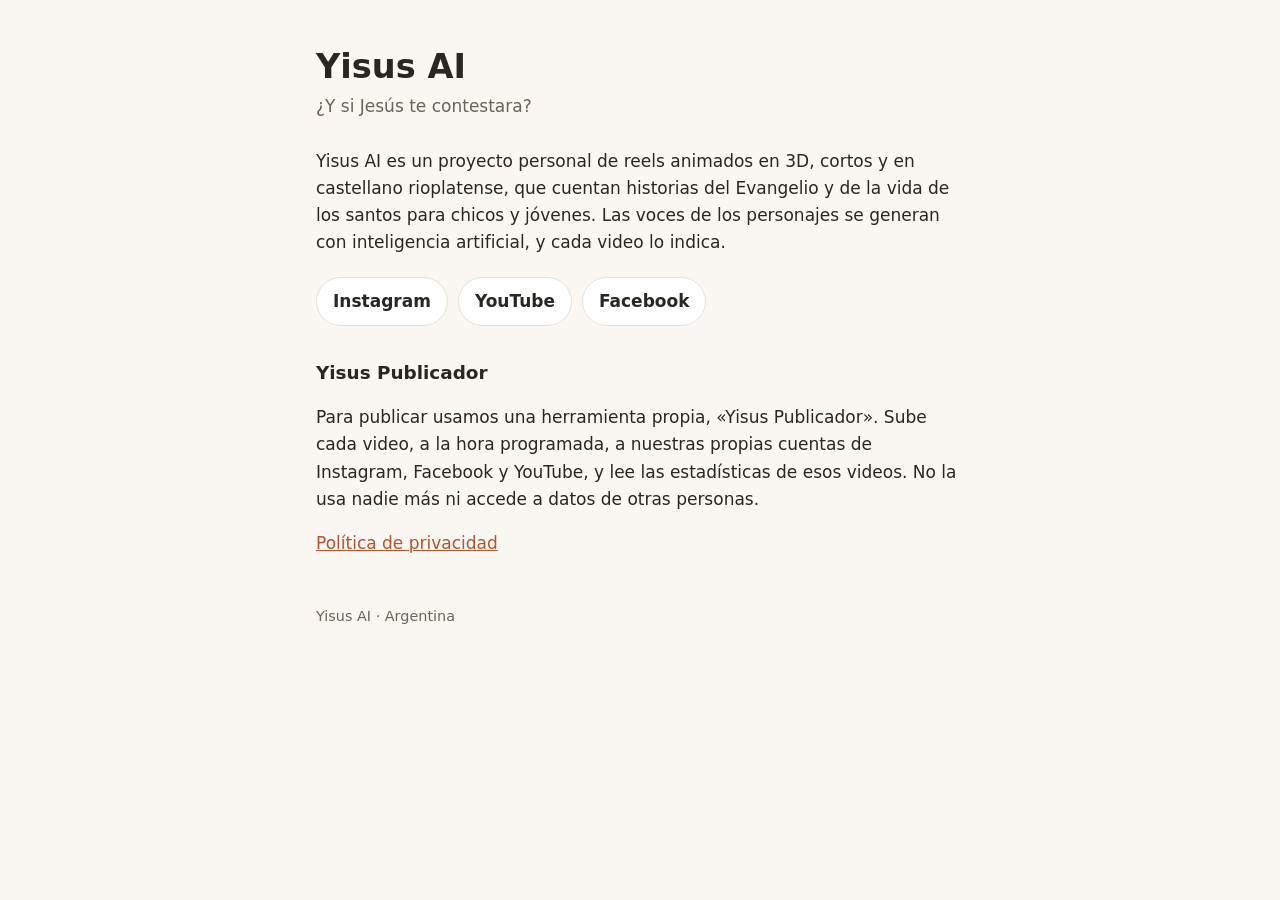
<file: index.html>
<!doctype html>
<html lang="es">
<head>
<meta charset="utf-8"><meta name="viewport" content="width=device-width,initial-scale=1">
<title>Yisus AI</title>
<meta name="description" content="Yisus AI: reels animados cortos que cuentan el Evangelio y la vida de los santos para jóvenes.">
<link rel="stylesheet" href="estilo.css">
</head>
<body><main>
<h1>Yisus AI</h1>
<p class="sub">¿Y si Jesús te contestara?</p>
<p>Yisus AI es un proyecto personal de reels animados en 3D, cortos y en castellano rioplatense, que cuentan historias del Evangelio y de la vida de los santos para chicos y jóvenes. Las voces de los personajes se generan con inteligencia artificial, y cada video lo indica.</p>
<div class="redes">
  <a href="https://www.instagram.com/yisusai/">Instagram</a>
  <a href="https://www.youtube.com/@yisusai">YouTube</a>
  <a href="https://www.facebook.com/1484369034749104">Facebook</a>
</div>
<h2>Yisus Publicador</h2>
<p>Para publicar usamos una herramienta propia, «Yisus Publicador». Sube cada video, a la hora programada, a nuestras propias cuentas de Instagram, Facebook y YouTube, y lee las estadísticas de esos videos. No la usa nadie más ni accede a datos de otras personas.</p>
<p><a href="privacidad.html">Política de privacidad</a></p>
<footer>Yisus AI · Argentina</footer>
</main></body>
</html>
</file>
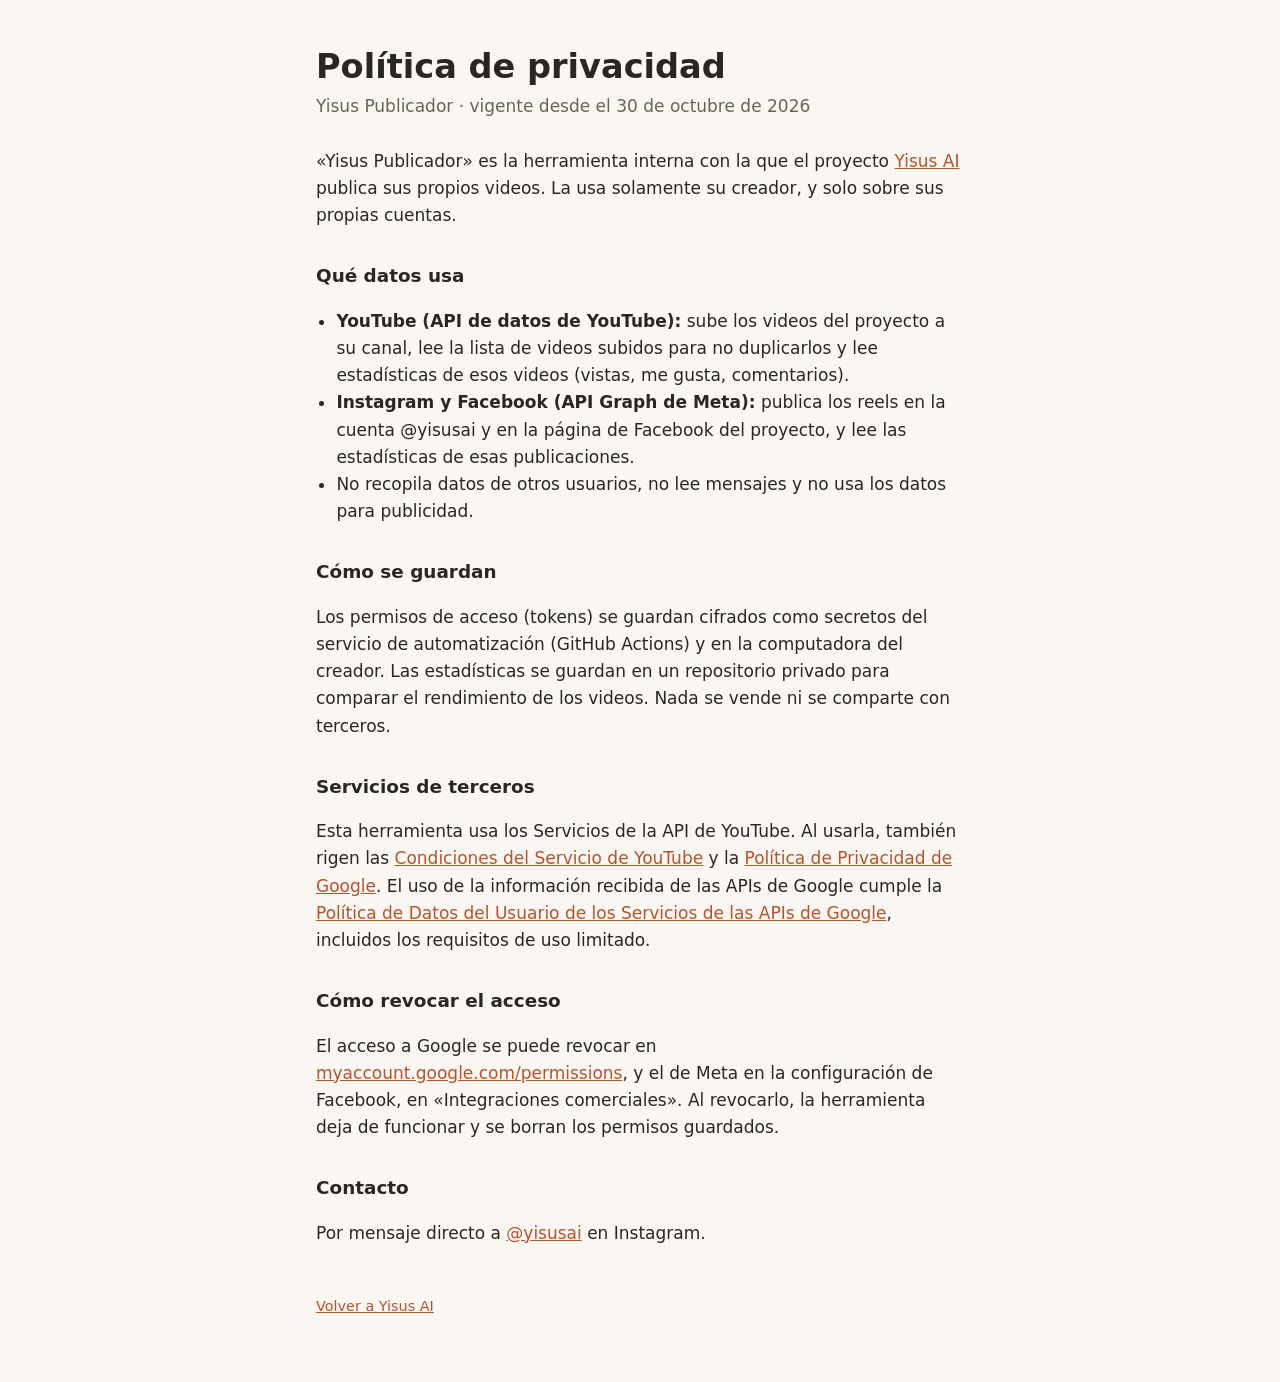
<file: privacidad.html>
<!doctype html>
<html lang="es">
<head>
<meta charset="utf-8"><meta name="viewport" content="width=device-width,initial-scale=1">
<title>Privacidad · Yisus AI</title>
<link rel="stylesheet" href="estilo.css">
</head>
<body><main>
<h1>Política de privacidad</h1>
<p class="sub">Yisus Publicador · vigente desde el 30 de octubre de 2026</p>
<p>«Yisus Publicador» es la herramienta interna con la que el proyecto <a href="index.html">Yisus AI</a> publica sus propios videos. La usa solamente su creador, y solo sobre sus propias cuentas.</p>
<h2>Qué datos usa</h2>
<ul>
<li><strong>YouTube (API de datos de YouTube):</strong> sube los videos del proyecto a su canal, lee la lista de videos subidos para no duplicarlos y lee estadísticas de esos videos (vistas, me gusta, comentarios).</li>
<li><strong>Instagram y Facebook (API Graph de Meta):</strong> publica los reels en la cuenta @yisusai y en la página de Facebook del proyecto, y lee las estadísticas de esas publicaciones.</li>
<li>No recopila datos de otros usuarios, no lee mensajes y no usa los datos para publicidad.</li>
</ul>
<h2>Cómo se guardan</h2>
<p>Los permisos de acceso (tokens) se guardan cifrados como secretos del servicio de automatización (GitHub Actions) y en la computadora del creador. Las estadísticas se guardan en un repositorio privado para comparar el rendimiento de los videos. Nada se vende ni se comparte con terceros.</p>
<h2>Servicios de terceros</h2>
<p>Esta herramienta usa los Servicios de la API de YouTube. Al usarla, también rigen las <a href="https://www.youtube.com/t/terms">Condiciones del Servicio de YouTube</a> y la <a href="https://policies.google.com/privacy">Política de Privacidad de Google</a>. El uso de la información recibida de las APIs de Google cumple la <a href="https://developers.google.com/terms/api-services-user-data-policy">Política de Datos del Usuario de los Servicios de las APIs de Google</a>, incluidos los requisitos de uso limitado.</p>
<h2>Cómo revocar el acceso</h2>
<p>El acceso a Google se puede revocar en <a href="https://myaccount.google.com/permissions">myaccount.google.com/permissions</a>, y el de Meta en la configuración de Facebook, en «Integraciones comerciales». Al revocarlo, la herramienta deja de funcionar y se borran los permisos guardados.</p>
<h2>Contacto</h2>
<p>Por mensaje directo a <a href="https://www.instagram.com/yisusai/">@yisusai</a> en Instagram.</p>
<footer><a href="index.html">Volver a Yisus AI</a></footer>
</main></body>
</html>
</file>
<file: estilo.css>
:root{--bg:#faf7f2;--tx:#2a2622;--sub:#6b625a;--ac:#b5532e;--card:#fff;--bd:#e7dfd4}
@media (prefers-color-scheme:dark){:root{--bg:#1b1916;--tx:#efe9e1;--sub:#a99f94;--ac:#e88a5f;--card:#24211d;--bd:#3a352f}}
*{box-sizing:border-box}body{margin:0;background:var(--bg);color:var(--tx);font:17px/1.6 system-ui,-apple-system,"Segoe UI",Roboto,sans-serif}
main{max-width:680px;margin:0 auto;padding:48px 16px 64px}h1{font-size:2.1rem;line-height:1.15;margin:0 0 6px}h2{font-size:1.15rem;margin:32px 0 8px}
.sub{color:var(--sub);margin:0 0 28px}a{color:var(--ac)}.redes{display:flex;flex-wrap:wrap;gap:10px;margin:20px 0 8px}
.redes a{display:inline-block;padding:10px 16px;border:1px solid var(--bd);border-radius:999px;background:var(--card);text-decoration:none;color:var(--tx);font-weight:600}
.redes a:hover{border-color:var(--ac)}footer{margin-top:48px;color:var(--sub);font-size:.9rem}ul{padding-left:1.2em}
</file>
